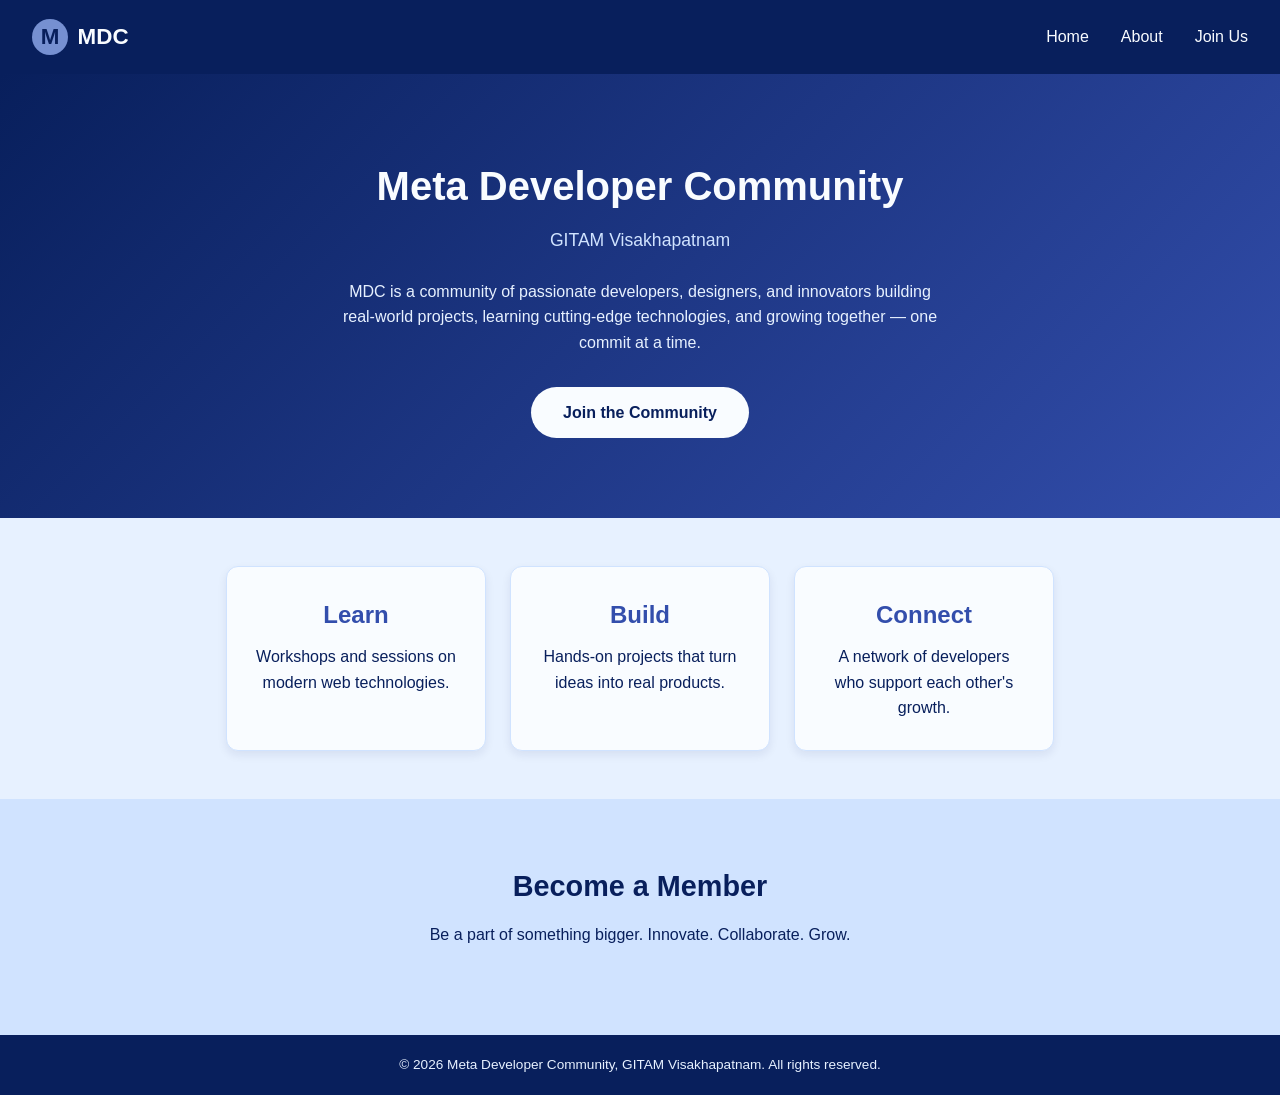
<file: index.html>
<!DOCTYPE html>
<html lang="en">
<head>
  <meta charset="UTF-8" />
  <meta name="viewport" content="width=device-width, initial-scale=1.0" />
  <title>MDC | Meta Developer Community</title>
  <link rel="stylesheet" href="css/style.css" />
</head>
<body>
  <header class="navbar">
    <div class="logo">
      <span class="logo-icon">M</span>
      <span class="logo-text">MDC</span>
    </div>
    <nav>
      <ul>
        <li><a href="index.html">Home</a></li>
        <li><a href="about.html">About</a></li>
        <li><a href="index.html#join">Join Us</a></li>
      </ul>
    </nav>
  </header>
  <main>
    <section class="hero" id="home">
      <div class="hero-content">
        <h1>Meta Developer Community</h1>
        <p class="tagline">GITAM Visakhapatnam</p>
        <p class="description">
          MDC is a community of passionate developers, designers, and
          innovators building real-world projects, learning cutting-edge
          technologies, and growing together — one commit at a time.
        </p>
        <a href="#join" class="cta-button">Join the Community</a>
      </div>
    </section>
    <section class="highlights">
      <article class="card">
        <h2>Learn</h2>
        <p>Workshops and sessions on modern web technologies.</p>
      </article>
      <article class="card">
        <h2>Build</h2>
        <p>Hands-on projects that turn ideas into real products.</p>
      </article>
      <article class="card">
        <h2>Connect</h2>
        <p>A network of developers who support each other's growth.</p>
      </article>
    </section>
    <section class="join" id="join">
      <h2>Become a Member</h2>
      <p>Be a part of something bigger. Innovate. Collaborate. Grow.</p>
    </section>
  </main>
  <footer>
    <p>&copy; 2026 Meta Developer Community, GITAM Visakhapatnam. All rights reserved.</p>
  </footer>
</body>
</html>
</file>
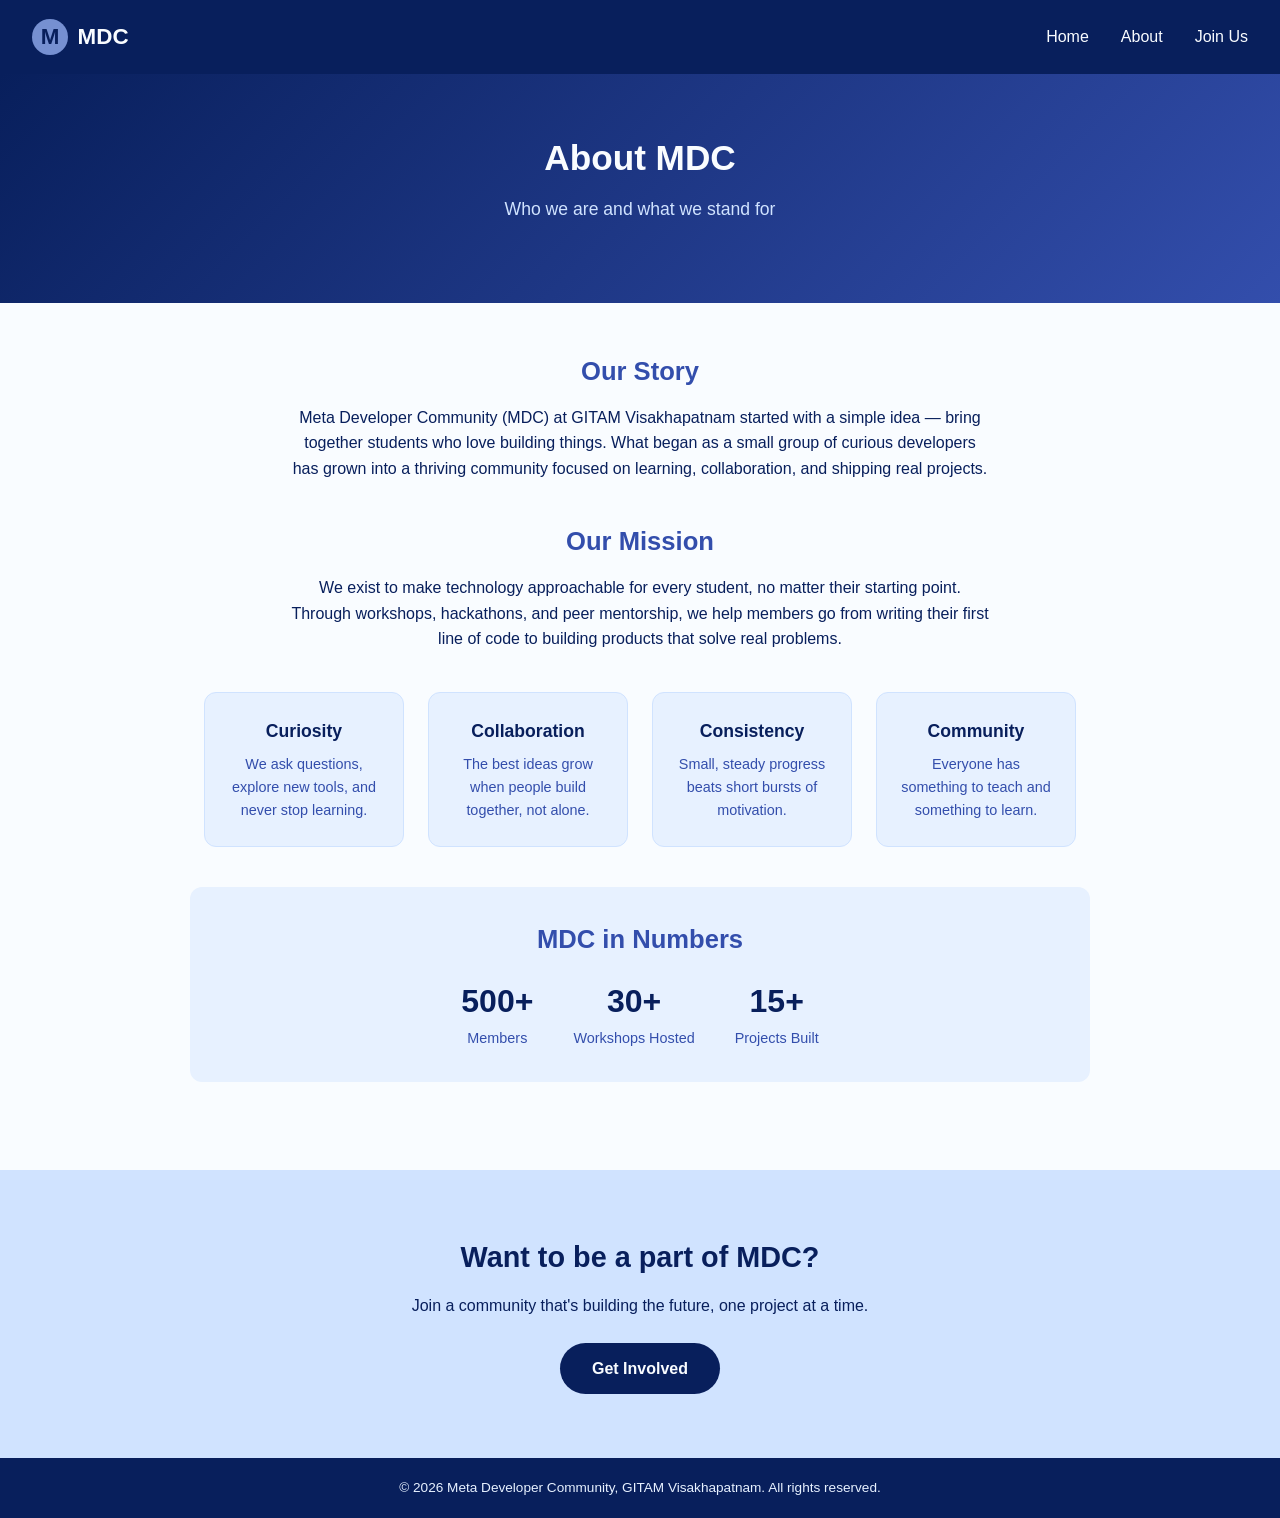
<file: about.html>
<!DOCTYPE html>
<html lang="en">
<head>
  <meta charset="UTF-8" />
  <meta name="viewport" content="width=device-width, initial-scale=1.0" />
  <title>About | Meta Developer Community</title>
  <link rel="stylesheet" href="css/about.css" />
</head>
<body>
  <header class="navbar">
    <div class="logo">
      <span class="logo-icon">M</span>
      <span class="logo-text">MDC</span>
    </div>
    <nav>
      <ul>
        <li><a href="index.html">Home</a></li>
        <li><a href="about.html">About</a></li>
        <li><a href="index.html#join">Join Us</a></li>
      </ul>
    </nav>
  </header>
  <main>
    <section class="page-hero">
      <div class="hero-content">
        <h1>About MDC</h1>
        <p class="tagline">Who we are and what we stand for</p>
      </div>
    </section>

    <section class="about-section">
      <div class="about-block">
        <h2>Our Story</h2>
        <p>
          Meta Developer Community (MDC) at GITAM Visakhapatnam started with a
          simple idea — bring together students who love building things.
          What began as a small group of curious developers has grown into a
          thriving community focused on learning, collaboration, and shipping
          real projects.
        </p>
      </div>

      <div class="about-block">
        <h2>Our Mission</h2>
        <p>
          We exist to make technology approachable for every student, no
          matter their starting point. Through workshops, hackathons, and
          peer mentorship, we help members go from writing their first line
          of code to building products that solve real problems.
        </p>
      </div>

      <div class="values-grid">
        <article class="value-card">
          <h3>Curiosity</h3>
          <p>We ask questions, explore new tools, and never stop learning.</p>
        </article>
        <article class="value-card">
          <h3>Collaboration</h3>
          <p>The best ideas grow when people build together, not alone.</p>
        </article>
        <article class="value-card">
          <h3>Consistency</h3>
          <p>Small, steady progress beats short bursts of motivation.</p>
        </article>
        <article class="value-card">
          <h3>Community</h3>
          <p>Everyone has something to teach and something to learn.</p>
        </article>
      </div>

      <div class="about-block stats-block">
        <h2>MDC in Numbers</h2>
        <div class="stats-grid">
          <div class="stat">
            <span class="stat-number">500+</span>
            <span class="stat-label">Members</span>
          </div>
          <div class="stat">
            <span class="stat-number">30+</span>
            <span class="stat-label">Workshops Hosted</span>
          </div>
          <div class="stat">
            <span class="stat-number">15+</span>
            <span class="stat-label">Projects Built</span>
          </div>
        </div>
      </div>
    </section>

    <section class="join" id="join-cta">
      <h2>Want to be a part of MDC?</h2>
      <p>Join a community that's building the future, one project at a time.</p>
      <a href="index.html#join" class="cta-button-dark">Get Involved</a>
    </section>
  </main>
  <footer>
    <p>&copy; 2026 Meta Developer Community, GITAM Visakhapatnam. All rights reserved.</p>
  </footer>
</body>
</html>
</file>
<file: css/style.css>
/* ===== MDC Color Palette =====
   --navy:   #081F5C
   --blue:   #334EAC
   --steel:  #7690D1
   --light:  #D0E3FF
   --pale:   #E7F1FF
   --white:  #F9FCFF
=============================== */
:root {
  --navy: #081F5C;
  --blue: #334EAC;
  --steel: #7690D1;
  --light: #D0E3FF;
  --pale: #E7F1FF;
  --white: #F9FCFF;
}
* {
  margin: 0;
  padding: 0;
  box-sizing: border-box;
}
body {
  font-family: 'Segoe UI', Arial, sans-serif;
  background-color: var(--white);
  color: var(--navy);
  line-height: 1.6;
}
/* ===== Navbar ===== */
.navbar {
  display: flex;
  justify-content: space-between;
  align-items: center;
  padding: 1.2rem 2rem;
  background-color: var(--navy);
  color: var(--white);
}
.logo {
  display: flex;
  align-items: center;
  gap: 0.6rem;
  font-weight: bold;
  font-size: 1.4rem;
}
.logo-icon {
  background-color: var(--steel);
  color: var(--navy);
  width: 36px;
  height: 36px;
  border-radius: 50%;
  display: flex;
  align-items: center;
  justify-content: center;
  font-weight: bold;
}
.navbar nav ul {
  list-style: none;
  display: flex;
  gap: 2rem;
}
.navbar nav a {
  color: var(--white);
  text-decoration: none;
  font-weight: 500;
  transition: color 0.3s ease;
}
.navbar nav a:hover {
  color: var(--light);
}
/* ===== Hero Section (Home) ===== */
.hero {
  background: linear-gradient(135deg, var(--navy), var(--blue));
  color: var(--white);
  text-align: center;
  padding: 5rem 1.5rem;
}
.hero-content h1 {
  font-size: 2.5rem;
  margin-bottom: 0.5rem;
}
.tagline {
  font-size: 1.1rem;
  color: var(--light);
  margin-bottom: 1.5rem;
  font-weight: 300;
}
.description {
  max-width: 600px;
  margin: 0 auto 2rem auto;
  font-size: 1rem;
  color: var(--pale);
}
.cta-button {
  display: inline-block;
  background-color: var(--white);
  color: var(--navy);
  padding: 0.8rem 2rem;
  border-radius: 30px;
  text-decoration: none;
  font-weight: bold;
  transition: transform 0.3s ease, background-color 0.3s ease;
}
.cta-button:hover {
  background-color: var(--light);
  transform: translateY(-3px);
}
/* ===== Highlights Section ===== */
.highlights {
  display: flex;
  flex-wrap: wrap;
  justify-content: center;
  gap: 1.5rem;
  padding: 3rem 1.5rem;
  background-color: var(--pale);
}
.card {
  background-color: var(--white);
  border: 1px solid var(--light);
  border-radius: 12px;
  padding: 1.8rem;
  width: 260px;
  text-align: center;
  box-shadow: 0 4px 10px rgba(8, 31, 92, 0.08);
  transition: transform 0.3s ease;
}
.card:hover {
  transform: translateY(-6px);
}
.card h2 {
  color: var(--blue);
  margin-bottom: 0.6rem;
}
/* ===== Join Section ===== */
.join {
  text-align: center;
  padding: 4rem 1.5rem;
  background-color: var(--light);
}
.join h2 {
  color: var(--navy);
  margin-bottom: 0.8rem;
  font-size: 1.8rem;
}
.join p {
  margin-bottom: 1.5rem;
}
/* ===== Footer ===== */
footer {
  background-color: var(--navy);
  color: var(--pale);
  text-align: center;
  padding: 1.2rem;
  font-size: 0.85rem;
}
/* ===== Responsive ===== */
@media (max-width: 600px) {
  .navbar {
    flex-direction: column;
    gap: 1rem;
  }
  .hero-content h1 {
    font-size: 1.8rem;
  }
}
</file>
<file: css/about.css>
/* about.css — page-specific styles for about.html
   Imports the shared base styles (variables, navbar, footer, join, etc.)
   then adds styles used only on the About page. */
@import url('style.css');

/* ===== Page Hero (About) ===== */
.page-hero {
  background: linear-gradient(135deg, var(--navy), var(--blue));
  color: var(--white);
  text-align: center;
  padding: 3.5rem 1.5rem;
}
.page-hero h1 {
  font-size: 2.2rem;
  margin-bottom: 0.5rem;
}
.page-hero .tagline {
  color: var(--light);
  font-weight: 300;
}

/* ===== About Section ===== */
.about-section {
  padding: 3rem 1.5rem;
  background-color: var(--white);
}
.about-block {
  max-width: 700px;
  margin: 0 auto 2.5rem auto;
  text-align: center;
}
.about-block h2 {
  color: var(--blue);
  margin-bottom: 0.8rem;
  font-size: 1.6rem;
}
.about-block p {
  color: var(--navy);
}

/* ===== Values Grid ===== */
.values-grid {
  display: flex;
  flex-wrap: wrap;
  justify-content: center;
  gap: 1.5rem;
  max-width: 900px;
  margin: 0 auto 2.5rem auto;
}
.value-card {
  background-color: var(--pale);
  border: 1px solid var(--light);
  border-radius: 12px;
  padding: 1.5rem;
  width: 200px;
  text-align: center;
  transition: transform 0.3s ease;
}
.value-card:hover {
  transform: translateY(-6px);
}
.value-card h3 {
  color: var(--navy);
  margin-bottom: 0.5rem;
  font-size: 1.1rem;
}
.value-card p {
  font-size: 0.9rem;
  color: var(--blue);
}

/* ===== Stats Block ===== */
.stats-block {
  background-color: var(--pale);
  border-radius: 12px;
  padding: 2rem 1.5rem;
  max-width: 900px;
}
.stats-grid {
  display: flex;
  flex-wrap: wrap;
  justify-content: center;
  gap: 2.5rem;
  margin-top: 1rem;
}
.stat {
  display: flex;
  flex-direction: column;
  align-items: center;
}
.stat-number {
  font-size: 2rem;
  font-weight: bold;
  color: var(--navy);
}
.stat-label {
  font-size: 0.9rem;
  color: var(--blue);
}

/* Dark CTA button used on light backgrounds like .join */
.cta-button-dark {
  display: inline-block;
  background-color: var(--navy);
  color: var(--white);
  padding: 0.8rem 2rem;
  border-radius: 30px;
  text-decoration: none;
  font-weight: bold;
  transition: transform 0.3s ease, background-color 0.3s ease;
}
.cta-button-dark:hover {
  background-color: var(--blue);
  transform: translateY(-3px);
}

/* ===== Responsive (About-specific) ===== */
@media (max-width: 600px) {
  .page-hero h1 {
    font-size: 1.8rem;
  }
}
</file>
